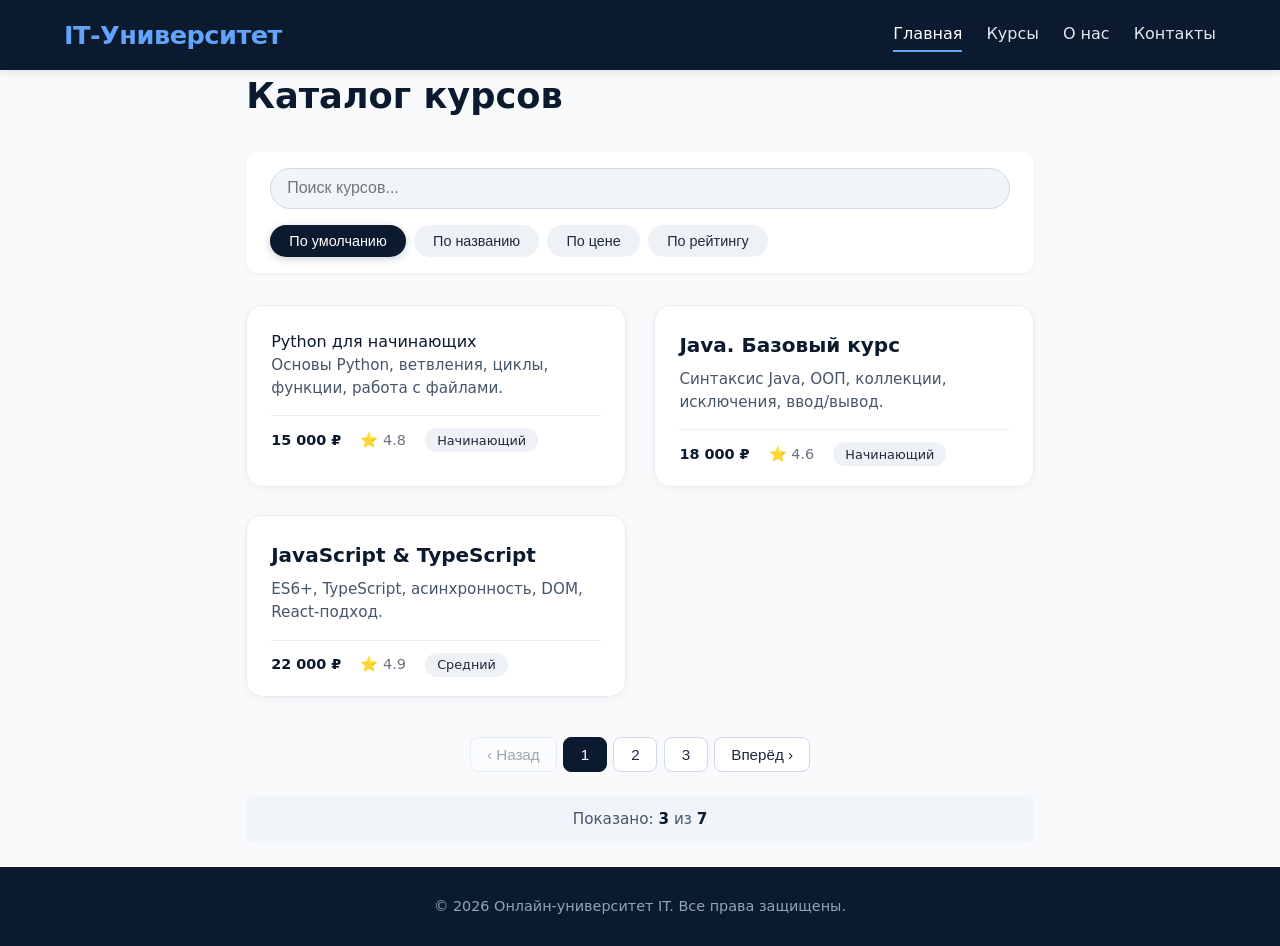
<file: index.html>
<!DOCTYPE html>
<html lang="ru">
<head>
    <meta charset="UTF-8" />
    <meta name="viewport" content="width=device-width, initial-scale=1.0"/>
    <title>Онлайн‑университет IT | Каталог курсов</title>
    <link rel="stylesheet" href="style.css" />
</head>
<body>
    <header class="header">
        <div class="container header__inner">
            <a href="#" class="logo">IT‑Университет</a>
            <nav class="nav">
                <a href="index.html" class="active">Главная</a>
                <a href="course-detail.html">Курсы</a>
                <a href="about.html">О нас</a>
                <a href="#">Контакты</a>
            </nav>
        </div>
    </header>

    <main class="container">
        <section class="catalog">
            <h1>Каталог курсов</h1>

            <div class="catalog__toolbar">
                <div class="search">
                    <input type="text" id="searchInput" placeholder="Поиск курсов..." />
                </div>
                <div class="sort-buttons">
                    <button class="btn-sort active" data-sort="default">По умолчанию</button>
                    <button class="btn-sort" data-sort="title">По названию</button>
                    <button class="btn-sort" data-sort="price">По цене</button>
                    <button class="btn-sort" data-sort="rating">По рейтингу</button>
                </div>
            </div>

            <div class="course-list" id="courseList">
                <div class="course-card" 
                     data-id="1"
                     data-title="Python для начинающих" 
                     data-price="15000" 
                     data-rating="4.8"
                     data-level="beginner">
                    <a href="course-detail.html" style="text-decoration: none; color: inherit;"
                    <h3>Python для начинающих</h3>
                    <p>Основы Python, ветвления, циклы, функции, работа с файлами.</p>
                    <div class="course-meta">
                        <span class="price">15 000 ₽</span>
                        <span class="rating">⭐ 4.8</span>
                        <span class="level">Начинающий</span>
                    </div>
                    </a>
                </div>

                <div class="course-card" 
                     data-id="2"
                     data-title="Java. Базовый курс" 
                     data-price="18000" 
                     data-rating="4.6"
                     data-level="beginner">
                    <h3>Java. Базовый курс</h3>
                    <p>Синтаксис Java, ООП, коллекции, исключения, ввод/вывод.</p>
                    <div class="course-meta">
                        <span class="price">18 000 ₽</span>
                        <span class="rating">⭐ 4.6</span>
                        <span class="level">Начинающий</span>
                    </div>
                </div>

                <div class="course-card" 
                     data-id="3"
                     data-title="JavaScript &amp; TypeScript" 
                     data-price="22000" 
                     data-rating="4.9"
                     data-level="middle">
                    <h3>JavaScript &amp; TypeScript</h3>
                    <p>ES6+, TypeScript, асинхронность, DOM, React-подход.</p>
                    <div class="course-meta">
                        <span class="price">22 000 ₽</span>
                        <span class="rating">⭐ 4.9</span>
                        <span class="level">Средний</span>
                    </div>
                </div>

                <div class="course-card" 
                     data-id="4"
                     data-title="Go для бэкенда" 
                     data-price="25000" 
                     data-rating="4.7"
                     data-level="middle">
                    <h3>Go для бэкенда</h3>
                    <p>Go, горутины, каналы, REST API, работа с БД.</p>
                    <div class="course-meta">
                        <span class="price">25 000 ₽</span>
                        <span class="rating">⭐ 4.7</span>
                        <span class="level">Средний</span>
                    </div>
                </div>

                <div class="course-card" 
                     data-id="5"
                     data-title="Machine Learning с Python" 
                     data-price="35000" 
                     data-rating="4.9"
                     data-level="advanced">
                    <h3>Machine Learning с Python</h3>
                    <p>NumPy, Pandas, Scikit-learn, нейронные сети, TensorFlow.</p>
                    <div class="course-meta">
                        <span class="price">35 000 ₽</span>
                        <span class="rating">⭐ 4.9</span>
                        <span class="level">Продвинутый</span>
                    </div>
                </div>

                <div class="course-card" 
                     data-id="6"
                     data-title="DevOps практика" 
                     data-price="32000" 
                     data-rating="4.8"
                     data-level="advanced">
                    <h3>DevOps практика</h3>
                    <p>Docker, Kubernetes, CI/CD, мониторинг, облачные решения.</p>
                    <div class="course-meta">
                        <span class="price">32 000 ₽</span>
                        <span class="rating">⭐ 4.8</span>
                        <span class="level">Продвинутый</span>
                    </div>
                </div>

                <div class="course-card" 
                     data-id="7"
                     data-title="C# для начинающих" 
                     data-price="16000" 
                     data-rating="4.5"
                     data-level="beginner">
                    <h3>C# для начинающих</h3>
                    <p>Основы C#, ООП, LINQ, работа с базами данных</p>
                    <div class="course-meta">
                        <span class="price">16 000 ₽</span>
                        <span class="rating">⭐ 4.5</span>
                        <span class="level">Начинающий</span>
                    </div>
                </div>
            </div>

            <div class="pagination" id="pagination">
                <button class="page-btn" data-page="prev" disabled>‹ Назад</button>
                <button class="page-btn" data-page="next">Вперёд ›</button>
            </div>

             <div class="results-counter" id="resultsCounter">
                Показано: <span id="shownCount">0</span> из <span id="totalCount">0</span>
            </div>
        </section>
    </main>

    <footer class="footer">
        <div class="container">
            <p>© 2026 Онлайн‑университет IT. Все права защищены.</p>
        </div>
    </footer>

    <script src="script.js"></script>
</body>
</html>
</file>
<file: style.css>
* {
    margin: 0;
    padding: 0;
    box-sizing: border-box;
}

body {
    font-family: 'Segoe UI', system-ui, sans-serif;
    background-color: #f8fafc;
    color: #0b1a2e;
    line-height: 1.5;
    min-height: 100vh;
    display: flex;
    flex-direction: column;
}

.container {
    max-width: 1200px;
    margin: 0 auto;
    padding: 0 1.5rem;
}

.header {
    background-color: #0b1a2e;
    color: #fff;
    padding: 1rem 0;
    box-shadow: 0 2px 8px rgba(0, 0, 0, 0.1);
}

.header__inner {
    display: flex;
    justify-content: space-between;
    align-items: center;
    flex-wrap: wrap;
    gap: 1rem;
}

.logo {
    font-size: 1.6rem;
    font-weight: 700;
    color: #60a5fa;
    text-decoration: none;
    letter-spacing: -0.5px;
}

.nav {
    display: flex;
    gap: 1.5rem;
}

.nav a {
    color: #e2e8f0;
    text-decoration: none;
    font-weight: 500;
    padding: 0.25rem 0;
    border-bottom: 2px solid transparent;
    transition: border-color 0.2s, color 0.2s;
}

.nav a:hover {
    color: #fff;
    border-bottom-color: #60a5fa;
}

.nav a.active {
    color: #fff;
    border-bottom-color: #60a5fa;
}

main {
    flex: 1;
    padding: 2.5rem 0;
}

.catalog h1 {
    font-size: 2.2rem;
    margin-bottom: 1.8rem;
    font-weight: 600;
}

.catalog__toolbar {
    display: flex;
    flex-wrap: wrap;
    align-items: center;
    justify-content: space-between;
    gap: 1rem 0.5rem;
    margin-bottom: 2rem;
    background: #fff;
    padding: 1rem 1.5rem;
    border-radius: 12px;
    box-shadow: 0 1px 4px rgba(0, 0, 0, 0.06);
}

.search {
    flex: 1 1 240px;
}

.search input {
    width: 100%;
    padding: 0.65rem 1rem;
    border: 1.5px solid #d1d9e6;
    border-radius: 30px;
    font-size: 1rem;
    background-color: #f1f5f9;
    transition: border-color 0.2s, box-shadow 0.2s;
}

.search input:focus {
    outline: none;
    border-color: #60a5fa;
    box-shadow: 0 0 0 4px rgba(96, 165, 250, 0.15);
    background-color: #fff;
}

.sort-buttons {
    display: flex;
    flex-wrap: wrap;
    gap: 0.5rem;
}

.btn-sort {
    background: #eef2f6;
    border: none;
    padding: 0.5rem 1.2rem;
    border-radius: 30px;
    font-weight: 500;
    font-size: 0.9rem;
    color: #1e293b;
    cursor: pointer;
    transition: background 0.2s, color 0.2s, box-shadow 0.2s;
}

.btn-sort:hover {
    background: #d1d9e6;
}

.btn-sort.active {
    background: #0b1a2e;
    color: #fff;
    box-shadow: 0 2px 8px rgba(11, 26, 46, 0.2);
}

.course-list {
    display: grid;
    grid-template-columns: repeat(auto-fill, minmax(300px, 1fr));
    gap: 1.8rem;
    margin-bottom: 2.5rem;
}

.course-card {
    background: #ffffff;
    border-radius: 16px;
    padding: 1.5rem 1.5rem 1.2rem;
    box-shadow: 0 2px 12px rgba(0, 0, 0, 0.04);
    border: 1px solid #e9edf2;
    transition: transform 0.2s, box-shadow 0.2s;
}

.course-card:hover {
    transform: translateY(-4px);
    box-shadow: 0 8px 24px rgba(0, 0, 0, 0.07);
}

.course-card h3 {
    font-size: 1.25rem;
    margin-bottom: 0.5rem;
    color: #0b1a2e;
}

.course-card p {
    color: #475569;
    font-size: 0.95rem;
    margin-bottom: 1rem;
}

.course-meta {
    display: flex;
    flex-wrap: wrap;
    align-items: center;
    gap: 0.75rem 1.2rem;
    font-size: 0.9rem;
    padding-top: 0.75rem;
    border-top: 1px solid #e9edf2;
}

.price {
    font-weight: 700;
    color: #0b1a2e;
}

.rating {
    color: #6b7280;
}

.level {
    background: #eef2f6;
    padding: 0.15rem 0.75rem;
    border-radius: 30px;
    font-size: 0.8rem;
    font-weight: 500;
    color: #1e293b;
}

.pagination {
    display: flex;
    flex-wrap: wrap;
    justify-content: center;
    align-items: center;
    gap: 0.4rem;
    margin-top: 1rem;
}

.page-btn {
    background: #fff;
    border: 1px solid #d1d9e6;
    padding: 0.5rem 1rem;
    border-radius: 8px;
    font-weight: 500;
    font-size: 0.95rem;
    color: #1e293b;
    cursor: pointer;
    transition: background 0.2s, border-color 0.2s;
    min-width: 44px;
}

.page-btn:hover:not(:disabled) {
    background: #f1f5f9;
    border-color: #b0c0d4;
}

.page-btn.active {
    background: #0b1a2e;
    border-color: #0b1a2e;
    color: #fff;
}

.page-btn:disabled {
    opacity: 0.4;
    cursor: not-allowed;
}

.footer {
    background-color: #0b1a2e;
    color: #94a3b8;
    padding: 1.8rem 0;
    margin-top: 1.5rem;
    text-align: center;
    font-size: 0.9rem;
}

@media (max-width: 640px) {
    .catalog__toolbar {
        flex-direction: column;
        align-items: stretch;
    }

    .sort-buttons {
        justify-content: center;
    }

    .course-list {
        grid-template-columns: 1fr;
    }

    .pagination {
        gap: 0.25rem;
    }

    .page-btn {
        padding: 0.4rem 0.7rem;
        font-size: 0.85rem;
        min-width: 36px;
    }
}

.breadcrumb {
    display: flex;
    align-items: center;
    gap: 0.5rem;
    font-size: 0.9rem;
    color: #64748b;
    margin-bottom: 2rem;
    flex-wrap: wrap;
}

.breadcrumb a {
    color: #60a5fa;
    text-decoration: none;
    transition: color 0.2s;
}

.breadcrumb a:hover {
    color: #3b82f6;
    text-decoration: underline;
}

.breadcrumb .current {
    color: #0b1a2e;
    font-weight: 500;
}

.detail-grid {
    display: grid;
    grid-template-columns: 1fr 1fr;
    gap: 3rem;
    margin-bottom: 3rem;
}

@media (max-width: 768px) {
    .detail-grid {
        grid-template-columns: 1fr;
        gap: 2rem;
    }
}

.detail-gallery {
    display: flex;
    flex-direction: column;
    gap: 1rem;
}

.main-image {
    border-radius: 16px;
    overflow: hidden;
    background: #f1f5f9;
    border: 1px solid #e9edf2;
}

.main-image img {
    width: 100%;
    height: auto;
    display: block;
    object-fit: cover;
}

.thumbnails {
    display: grid;
    grid-template-columns: repeat(4, 1fr);
    gap: 0.75rem;
}

.thumbnail {
    border-radius: 8px;
    overflow: hidden;
    cursor: pointer;
    border: 2px solid transparent;
    transition: border-color 0.2s, transform 0.2s;
    background: #f1f5f9;
}

.thumbnail:hover {
    transform: scale(1.03);
}

.thumbnail.active {
    border-color: #60a5fa;
}

.thumbnail img {
    width: 100%;
    height: auto;
    display: block;
    object-fit: cover;
}

.detail-info h1 {
    font-size: 2rem;
    margin-bottom: 0.75rem;
    font-weight: 700;
    color: #0b1a2e;
}

.detail-meta {
    display: flex;
    flex-wrap: wrap;
    align-items: center;
    gap: 1rem;
    margin-bottom: 1.5rem;
}

.detail-meta .rating {
    font-size: 1.1rem;
    color: #475569;
}

.level-badge {
    background: #dbeafe;
    color: #1e40af;
    padding: 0.25rem 1rem;
    border-radius: 30px;
    font-size: 0.85rem;
    font-weight: 600;
}

.detail-price {
    display: flex;
    align-items: center;
    gap: 1rem;
    margin-bottom: 1.5rem;
    padding: 1rem 0;
    border-top: 1px solid #e9edf2;
    border-bottom: 1px solid #e9edf2;
}

.detail-price .price {
    font-size: 1.8rem;
    font-weight: 700;
    color: #0b1a2e;
}

.detail-price .old-price {
    font-size: 1.2rem;
    color: #94a3b8;
    text-decoration: line-through;
}

.detail-price .discount {
    background: #ef4444;
    color: #fff;
    padding: 0.15rem 0.75rem;
    border-radius: 30px;
    font-size: 0.9rem;
    font-weight: 700;
}

.detail-description {
    margin-bottom: 2rem;
}

.detail-description h3 {
    font-size: 1.1rem;
    margin-bottom: 0.75rem;
    color: #0b1a2e;
}

.detail-description p {
    color: #475569;
    line-height: 1.7;
    margin-bottom: 1rem;
}

.detail-actions {
    display: flex;
    flex-wrap: wrap;
    gap: 1rem;
}

.btn-primary {
    background: #0b1a2e;
    color: #fff;
    border: none;
    padding: 0.8rem 2rem;
    border-radius: 8px;
    font-weight: 600;
    font-size: 1rem;
    cursor: pointer;
    transition: background 0.2s, transform 0.1s;
}

.btn-primary:hover {
    background: #1a2f4a;
}

.btn-primary:active {
    transform: scale(0.97);
}

.btn-secondary {
    background: transparent;
    color: #0b1a2e;
    border: 2px solid #d1d9e6;
    padding: 0.8rem 2rem;
    border-radius: 8px;
    font-weight: 600;
    font-size: 1rem;
    cursor: pointer;
    transition: background 0.2s, border-color 0.2s;
}

.btn-secondary:hover {
    background: #f1f5f9;
    border-color: #b0c0d4;
}

/* Характеристики */
.detail-specs {
    margin-bottom: 3rem;
}

.detail-specs h3 {
    font-size: 1.3rem;
    margin-bottom: 1.2rem;
    color: #0b1a2e;
}

.specs-grid {
    display: grid;
    grid-template-columns: repeat(auto-fill, minmax(200px, 1fr));
    gap: 1rem;
    background: #fff;
    padding: 1.5rem;
    border-radius: 12px;
    border: 1px solid #e9edf2;
}

.spec-item {
    display: flex;
    flex-direction: column;
    gap: 0.25rem;
}

.spec-label {
    font-size: 0.8rem;
    color: #94a3b8;
    text-transform: uppercase;
    letter-spacing: 0.5px;
}

.spec-value {
    font-weight: 600;
    color: #0b1a2e;
}

.detail-reviews {
    margin-top: 1rem;
}

.detail-reviews h3 {
    font-size: 1.3rem;
    margin-bottom: 1.5rem;
    color: #0b1a2e;
}

.reviews-summary {
    display: grid;
    grid-template-columns: auto 1fr;
    gap: 2rem;
    background: #fff;
    padding: 1.5rem;
    border-radius: 12px;
    border: 1px solid #e9edf2;
    margin-bottom: 2rem;
    align-items: start;
}

@media (max-width: 600px) {
    .reviews-summary {
        grid-template-columns: 1fr;
        gap: 1rem;
    }
}

.avg-rating {
    text-align: center;
    padding: 0 1rem;
}

.big-rating {
    font-size: 3rem;
    font-weight: 700;
    color: #0b1a2e;
    display: block;
}

.stars {
    font-size: 1.5rem;
    display: block;
    margin: 0.25rem 0;
}

.total-reviews {
    color: #64748b;
    font-size: 0.9rem;
}

.rating-bars {
    flex: 1;
    min-width: 150px;
}

.rating-bar {
    display: flex;
    align-items: center;
    gap: 0.5rem;
    margin-bottom: 0.4rem;
    font-size: 0.85rem;
}

.rating-bar span:first-child {
    min-width: 50px;
    color: #64748b;
}

.bar-track {
    flex: 1;
    height: 8px;
    background: #e9edf2;
    border-radius: 10px;
    overflow: hidden;
}

.bar-fill {
    height: 100%;
    background: #60a5fa;
    border-radius: 10px;
    transition: width 0.3s;
}

.rating-bar span:last-child {
    min-width: 35px;
    color: #64748b;
    font-weight: 500;
}

.reviews-list {
    display: flex;
    flex-direction: column;
    gap: 1.5rem;
}

.review-item {
    background: #fff;
    padding: 1.5rem;
    border-radius: 12px;
    border: 1px solid #e9edf2;
    transition: box-shadow 0.2s;
}

.review-item:hover {
    box-shadow: 0 2px 8px rgba(0, 0, 0, 0.05);
}

.review-header {
    display: flex;
    align-items: center;
    gap: 1rem;
    margin-bottom: 0.75rem;
    flex-wrap: wrap;
}

.avatar {
    width: 50px;
    height: 50px;
    border-radius: 50%;
    background: #0b1a2e;
    color: #fff;
    display: flex;
    align-items: center;
    justify-content: center;
    font-weight: 700;
    font-size: 1.2rem;
    flex-shrink: 0;
}

.review-author {
    font-weight: 600;
    color: #0b1a2e;
}

.review-date {
    font-size: 0.85rem;
    color: #94a3b8;
}

.review-rating {
    margin-left: auto;
    font-size: 1.1rem;
}

.review-text {
    color: #475569;
    line-height: 1.6;
    margin: 0;
}

.results-counter {
    text-align: center;
    margin-top: 1.5rem;
    padding: 0.75rem;
    background: #f1f5f9;
    border-radius: 8px;
    color: #475569;
    font-size: 0.95rem;
}

.results-counter span {
    font-weight: 600;
    color: #0b1a2e;
}

.modal {
    display: none;
    position: fixed;
    z-index: 9999;
    left: 0;
    top: 0;
    width: 100%;
    height: 100%;
    background-color: rgba(0, 0, 0, 0.9);
    animation: fadeIn 0.3s ease;
}

.modal.active {
    display: flex;
    align-items: center;
    justify-content: center;
}

.modal-content {
    max-width: 90%;
    max-height: 90%;
    object-fit: contain;
    border-radius: 8px;
    box-shadow: 0 0 40px rgba(0, 0, 0, 0.5);
    animation: zoomIn 0.4s ease;
}

.modal-close {
    position: absolute;
    top: 20px;
    right: 40px;
    color: #fff;
    font-size: 50px;
    font-weight: bold;
    cursor: pointer;
    transition: transform 0.2s, color 0.2s;
    z-index: 10000;
}

.modal-close:hover {
    color: #60a5fa;
    transform: rotate(90deg);
}

@keyframes fadeIn {
    from { opacity: 0; }
    to { opacity: 1; }
}

@keyframes zoomIn {
    from { transform: scale(0.8); opacity: 0; }
    to { transform: scale(1); opacity: 1; }
}

.review-form {
    background: #fff;
    padding: 2rem;
    border-radius: 12px;
    border: 1px solid #e9edf2;
    margin-bottom: 2rem;
}

.review-form h4 {
    font-size: 1.2rem;
    margin-bottom: 1.5rem;
    color: #0b1a2e;
}

.form-group {
    margin-bottom: 1.2rem;
}

.form-group label {
    display: block;
    margin-bottom: 0.4rem;
    font-weight: 500;
    color: #0b1a2e;
}

.form-group input,
.form-group textarea {
    width: 100%;
    padding: 0.65rem 1rem;
    border: 1.5px solid #d1d9e6;
    border-radius: 8px;
    font-size: 1rem;
    font-family: inherit;
    transition: border-color 0.2s, box-shadow 0.2s;
}

.form-group input:focus,
.form-group textarea:focus {
    outline: none;
    border-color: #60a5fa;
    box-shadow: 0 0 0 4px rgba(96, 165, 250, 0.1);
}

.form-group textarea {
    resize: vertical;
    min-height: 100px;
}

.star-rating {
    display: flex;
    gap: 0.5rem;
    font-size: 2rem;
    cursor: pointer;
}

.star {
    transition: transform 0.2s, color 0.2s;
    color: #d1d9e6;
    user-select: none;
}

.star:hover {
    transform: scale(1.2);
}

.star.active {
    color: #f39c12;
}

.notification {
    position: fixed;
    top: 20px;
    right: 20px;
    padding: 1rem 2rem;
    background: #0b1a2e;
    color: #fff;
    border-radius: 8px;
    box-shadow: 0 4px 16px rgba(0, 0, 0, 0.2);
    transform: translateX(120%);
    transition: transform 0.4s cubic-bezier(0.34, 1.56, 0.64, 1);
    z-index: 10001;
    font-weight: 500;
}

.notification.show {
    transform: translateX(0);
}

.notification.success {
    border-left: 4px solid #2ecc71;
}

.notification.error {
    border-left: 4px solid #e74c3c;
}

@keyframes fadeInUp {
    from {
        opacity: 0;
        transform: translateY(20px);
    }
    to {
        opacity: 1;
        transform: translateY(0);
    }
}

.thumbnail {
    cursor: pointer;
}

.main-image img {
    cursor: pointer;
    transition: transform 0.3s;
}

.main-image img:hover {
    transform: scale(1.02);
}

@media (max-width: 768px) {
    .modal-close {
        top: 10px;
        right: 20px;
        font-size: 35px;
    }
    
    .modal-content {
        max-width: 95%;
        max-height: 85%;
    }
    
    .review-form {
        padding: 1.2rem;
    }
    
    .star-rating {
        font-size: 1.5rem;
    }
}
/* ============================================
   СТРАНИЦА "О НАС"
   ============================================ */

/* ---- Хлебные крошки ---- */
.breadcrumb {
    display: flex;
    align-items: center;
    gap: 0.5rem;
    font-size: 0.9rem;
    color: #64748b;
    margin-bottom: 2rem;
    flex-wrap: wrap;
}

.breadcrumb a {
    color: #60a5fa;
    text-decoration: none;
    transition: color 0.2s;
}

.breadcrumb a:hover {
    color: #3b82f6;
    text-decoration: underline;
}

.breadcrumb .current {
    color: #0b1a2e;
    font-weight: 500;
}

/* ---- Герой-секция ---- */
.about-hero {
    background: linear-gradient(135deg, #0b1a2e 0%, #1a2f4a 100%);
    border-radius: 20px;
    padding: 4rem 3rem;
    margin-bottom: 4rem;
    color: #fff;
    text-align: center;
}

.about-hero__content h1 {
    font-size: 3rem;
    font-weight: 700;
    margin-bottom: 1rem;
    background: linear-gradient(135deg, #60a5fa, #a78bfa);
    -webkit-background-clip: text;
    -webkit-text-fill-color: transparent;
    background-clip: text;
}

.about-hero__content .subtitle {
    font-size: 1.2rem;
    max-width: 600px;
    margin: 0 auto 2.5rem;
    color: #cbd5e1;
    line-height: 1.6;
}

.about-hero__stats {
    display: grid;
    grid-template-columns: repeat(4, 1fr);
    gap: 2rem;
}

.stat-item {
    display: flex;
    flex-direction: column;
    align-items: center;
}

.stat-number {
    font-size: 2.8rem;
    font-weight: 700;
    color: #60a5fa;
}

.stat-label {
    font-size: 0.9rem;
    color: #94a3b8;
    margin-top: 0.3rem;
}

/* ---- Миссия ---- */
.about-mission {
    margin-bottom: 4rem;
}

.mission-grid {
    display: grid;
    grid-template-columns: 1fr 1fr;
    gap: 3rem;
    align-items: center;
}

.mission-text h2 {
    font-size: 2rem;
    margin-bottom: 1.2rem;
    color: #0b1a2e;
}

.mission-text p {
    color: #475569;
    line-height: 1.7;
    margin-bottom: 1.2rem;
}

.mission-values {
    display: grid;
    grid-template-columns: 1fr 1fr;
    gap: 0.8rem;
    margin-top: 1.5rem;
}

.value-item {
    display: flex;
    align-items: center;
    gap: 0.5rem;
    background: #f1f5f9;
    padding: 0.6rem 1rem;
    border-radius: 8px;
    font-weight: 500;
    color: #0b1a2e;
}

.value-icon {
    font-size: 1.3rem;
}

.mission-image img {
    width: 100%;
    height: auto;
    border-radius: 16px;
    border: 1px solid #e9edf2;
}

/* ---- История (таймлайн) ---- */
.about-history {
    margin-bottom: 4rem;
}

.about-history h2 {
    font-size: 2rem;
    text-align: center;
    margin-bottom: 2.5rem;
    color: #0b1a2e;
}

.history-timeline {
    position: relative;
    padding-left: 2rem;
}

.history-timeline::before {
    content: '';
    position: absolute;
    left: 0;
    top: 0;
    bottom: 0;
    width: 3px;
    background: linear-gradient(to bottom, #60a5fa, #a78bfa);
    border-radius: 10px;
}

.timeline-item {
    position: relative;
    padding: 0 0 2rem 2rem;
}

.timeline-item::before {
    content: '';
    position: absolute;
    left: -2rem;
    top: 0;
    width: 16px;
    height: 16px;
    background: #60a5fa;
    border-radius: 50%;
    border: 3px solid #fff;
    box-shadow: 0 0 0 3px #60a5fa;
}

.timeline-item:last-child {
    padding-bottom: 0;
}

.timeline-year {
    font-size: 1.5rem;
    font-weight: 700;
    color: #60a5fa;
    margin-bottom: 0.3rem;
}

.timeline-content h3 {
    font-size: 1.1rem;
    color: #0b1a2e;
    margin-bottom: 0.3rem;
}

.timeline-content p {
    color: #475569;
    line-height: 1.6;
}

/* ---- Команда ---- */
.about-team {
    margin-bottom: 4rem;
}

.about-team h2 {
    font-size: 2rem;
    text-align: center;
    margin-bottom: 0.5rem;
    color: #0b1a2e;
}

.team-subtitle {
    text-align: center;
    color: #64748b;
    margin-bottom: 2.5rem;
}

.team-grid {
    display: grid;
    grid-template-columns: repeat(auto-fill, minmax(240px,1fr));
    gap: 2rem;
}

.team-card {
    background: #fff;
    border-radius: 16px;
    padding: 2rem 1.5rem;
    text-align: center;
    border: 1px solid #e9edf2;
    transition: transform 0.3s, box-shadow 0.3s;
}

.team-card:hover {
    transform: translateY(-8px);
    box-shadow: 0 12px 32px rgba(0, 0, 0, 0.08);
}

.team-avatar {
    width: 120px;
    height: 120px;
    margin: 0 auto 1rem;
    border-radius: 50%;
    overflow: hidden;
    border: 3px solid #60a5fa;
}

.team-avatar img {
    width: 100%;
    height: 100%;
    object-fit: cover;
}

.team-card h3 {
    font-size: 1.15rem;
    color: #0b1a2e;
    margin-bottom: 0.25rem;
}

.team-role {
    color: #60a5fa;
    font-weight: 600;
    font-size: 0.85rem;
    margin-bottom: 0.75rem;
}

.team-bio {
    color: #475569;
    font-size: 0.9rem;
    line-height: 1.5;
    margin-bottom: 1rem;
}

.team-social {
    display: flex;
    justify-content: center;
    gap: 0.8rem;
}

.social-link {
    display: inline-flex;
    align-items: center;
    justify-content: center;
    width: 36px;
    height: 36px;
    background: #f1f5f9;
    border-radius: 50%;
    text-decoration: none;
    color: #0b1a2e;
    transition: background 0.2s, transform 0.2s;
    font-size: 1.1rem;
}

.social-link:hover {
    background: #60a5fa;
    color: #fff;
    transform: scale(1.1);
}

/* ---- Отзывы о нас ---- */
.about-testimonials {
    margin-bottom: 4rem;
}

.about-testimonials h2 {
    font-size: 2rem;
    text-align: center;
    margin-bottom: 2rem;
    color: #0b1a2e;
}

.testimonials-grid {
    display: grid;
    grid-template-columns: repeat(auto-fill, minmax(300px, 1fr));
    gap: 2rem;
}

.testimonial-item {
    background: #fff;
    padding: 1.5rem;
    border-radius: 16px;
    border: 1px solid #e9edf2;
    transition: box-shadow 0.3s;
}

.testimonial-item:hover {
    box-shadow: 0 4px 16px rgba(0, 0, 0, 0.06);
}

.testimonial-rating {
    font-size: 1.2rem;
    margin-bottom: 0.5rem;
}

.testimonial-text {
    color: #1e293b;
    line-height: 1.6;
    margin-bottom: 1rem;
    font-style: italic;
}

.testimonial-author {
    display: flex;
    flex-direction: column;
}

.author-name {
    font-weight: 600;
    color: #0b1a2e;
}

.author-role {
    font-size: 0.85rem;
    color: #94a3b8;
}

/* ---- Преимущества ---- */
.about-advantages {
    margin-bottom: 4rem;
}

.about-advantages h2 {
    font-size: 2rem;
    text-align: center;
    margin-bottom: 2.5rem;
    color: #0b1a2e;
}

.advantages-grid {
    display: grid;
    grid-template-columns: repeat(auto-fill, minmax(280px, 1fr));
    gap: 2rem;
}

.advantage-item {
    background: #fff;
    padding: 2rem 1.5rem;
    border-radius: 16px;
    text-align: center;
    border: 1px solid #e9edf2;
    transition: transform 0.3s, box-shadow 0.3s;
}

.advantage-item:hover {
    transform: translateY(-4px);
    box-shadow: 0 8px 24px rgba(0, 0, 0, 0.06);
}

.advantage-icon {
    font-size: 3rem;
    margin-bottom: 1rem;
}

.advantage-item h3 {
    font-size: 1.15rem;
    color: #0b1a2e;
    margin-bottom: 0.5rem;
}

.advantage-item p {
    color: #475569;
    line-height: 1.6;
    font-size: 0.95rem;
}

/* ---- CTA (Призыв к действию) ---- */
.about-cta {
    background: linear-gradient(135deg, #0b1a2e, #1a2f4a);
    border-radius: 20px;
    padding: 3rem 2rem;
    text-align: center;
    margin-bottom: 2rem;
}

.cta-content h2 {
    font-size: 2.2rem;
    color: #fff;
    margin-bottom: 0.5rem;
}

.cta-content p {
    color: #94a3b8;
    font-size: 1.1rem;
    margin-bottom: 2rem;
}

.cta-buttons {
    display: flex;
    justify-content: center;
    gap: 1rem;
    flex-wrap: wrap;
}

.cta-buttons .btn-primary {
    background: #60a5fa;
    color: #0b1a2e;
    padding: 0.8rem 2rem;
    border-radius: 8px;
    font-weight: 600;
    text-decoration: none;
    transition: background 0.2s, transform 0.1s;display: inline-block;
}

.cta-buttons .btn-primary:hover {
    background: #93bbfc;
    transform: translateY(-2px);
}

.cta-buttons .btn-secondary {
    background: transparent;
    color: #fff;
    border: 2px solid #60a5fa;
    padding: 0.8rem 2rem;
    border-radius: 8px;
    font-weight: 600;
    text-decoration: none;
    transition: background 0.2s, transform 0.1s;
    display: inline-block;
}

.cta-buttons .btn-secondary:hover {
    background: rgba(96, 165, 250, 0.1);
    transform: translateY(-2px);
}

/* ============================================
   АДАПТИВНОСТЬ
   ============================================ */

/* Планшеты */
max-width: 1024px {
    .about-hero__stats {
        grid-template-columns: repeat(2, 1fr);
    }
}

/* Мобильные */
max-width: 768px {
    .about-hero {
        padding: 2.5rem 1.5rem;
    }
    
    .about-hero__content h1 {
        font-size: 2rem;
    }
    
    .about-hero__stats {
        grid-template-columns: repeat(2, 1fr);
        gap: 1.5rem;
    }
    
    .stat-number {
        font-size: 2rem;
    }
    
    .mission-grid {
        grid-template-columns: 1fr;
        gap: 2rem;
    }
    
    .mission-values {
        grid-template-columns: 1fr 1fr;
    }
    
    .team-grid {
        grid-template-columns: repeat(auto-fill, minmax(200px, 1fr));
    }
    
    .testimonials-grid {
        grid-template-columns: 1fr;
    }
    
    .advantages-grid {
        grid-template-columns: 1fr 1fr;
    }
    
    .cta-content h2 {
        font-size: 1.6rem;
    }
    
    .cta-buttons {
        flex-direction: column;
        align-items: center;
    }
    
    .cta-buttons .btn-primary,
    .cta-buttons .btn-secondary {
        width: 100%;
        max-width: 250px;
        text-align: center;
    }
    
    .history-timeline {
        padding-left: 1.5rem;
    }
}

/* Маленькие мобильные */
max-width: 480px {
    .about-hero__stats {
        grid-template-columns: 1fr 1fr;
        gap: 1rem;
    }
    
    .stat-number {
        font-size: 1.6rem;
    }
    
    .mission-values {
        grid-template-columns: 1fr;
    }
    
    .advantages-grid {
        grid-template-columns: 1fr;
    }
    
    .team-grid {
        grid-template-columns: 1fr;
        max-width: 320px;
        margin: 0 auto;
    }
    
    .timeline-item {
        padding-left: 1.5rem;
    }
}
</file>
